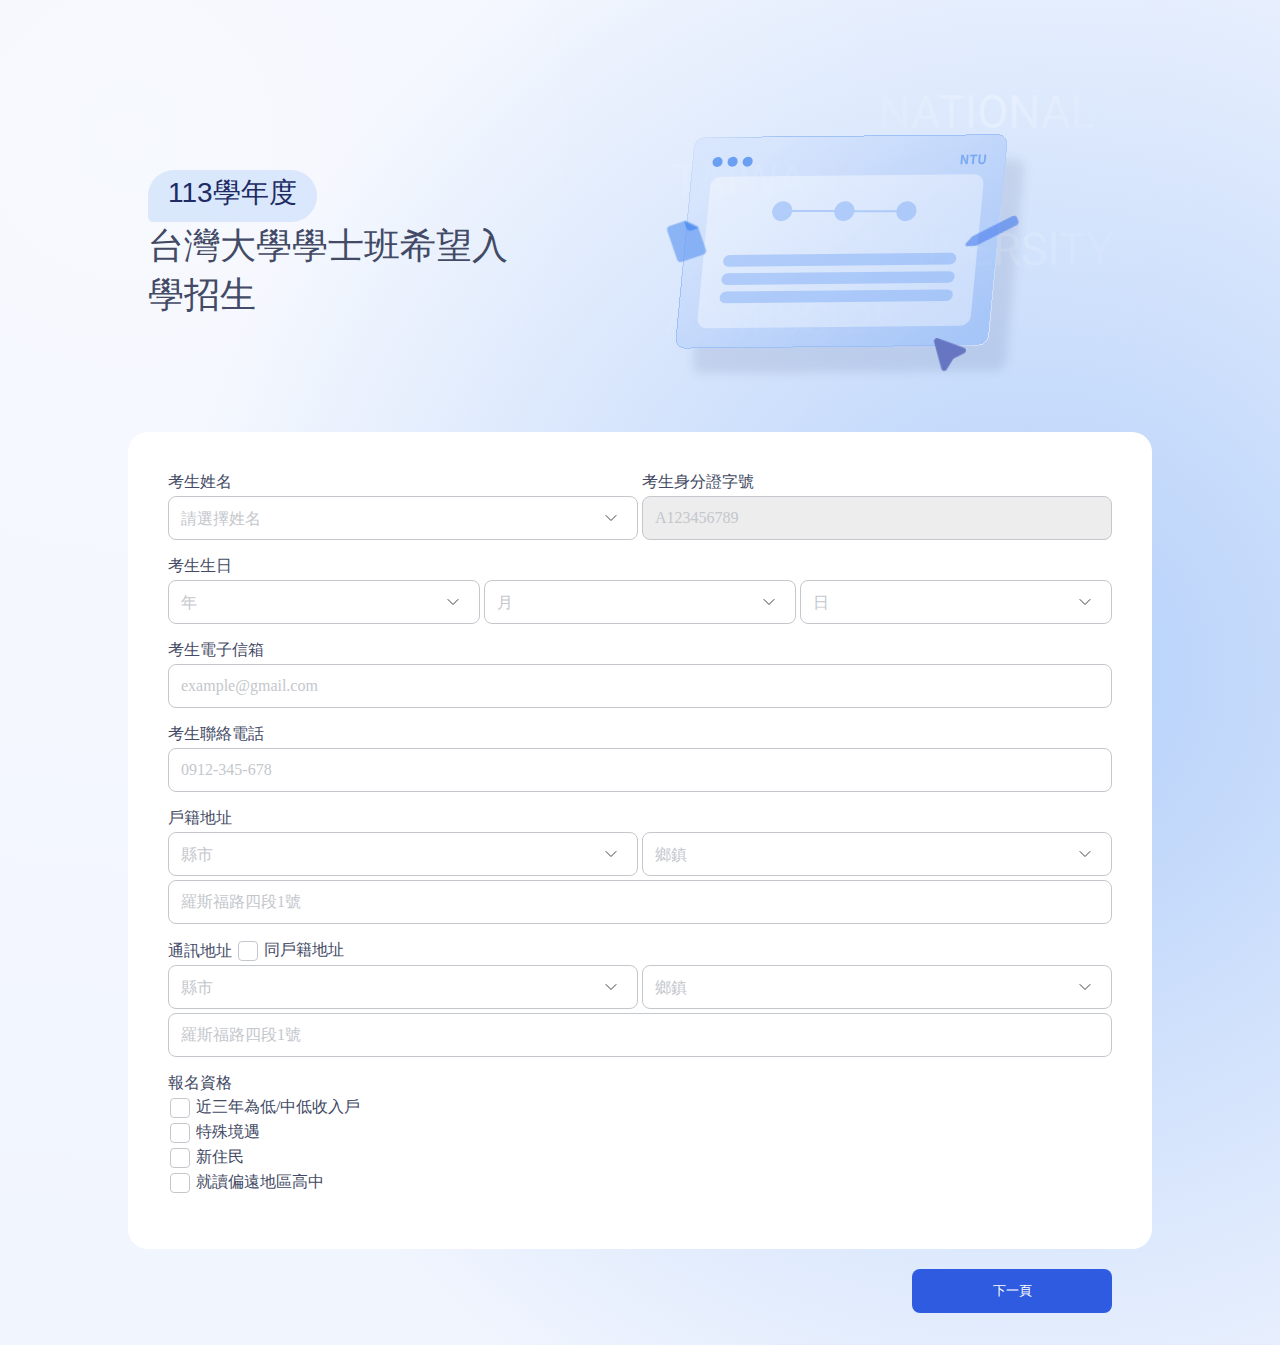
<file: index.html>
<!DOCTYPE html>
<html lang="en">
<head>
    <meta charset="UTF-8">
    <meta name="viewport" content="width=device-width, initial-scale=1.0">
    <link rel="stylesheet" href="./css/main.css">
    <title>台灣大學學士班希望入學招生</title>
</head>
<body>
    <section class="cover_content">
        <div class="cover_title_wrapper">
            <div class="sem_tag">113學年度</div>
            <div class="title">台灣大學<span class="title_highlight">學士班希望入學</span>招生</div>
        </div>
        <div class="cover_img">
            <div class="img_cursor"></div>
            <div class="img_pen"></div>
            <div class="img_file"></div>
        </div>
    </section>
    <form id="applyForm">
        <!-- register form -->
        <section class="form_container">
            <div class="mb-16 field_flex">
                <div class="dropdown-wrapper">
                    <span class="label">考生姓名</span>
                    <div class="dropdown-box" tabindex="0">
                        <div class="selected-option">請選擇姓名</div>
                        <ul class="dropdown-menu">
                            <li data-value="chen">陳大文
                                <span class="check-icon" aria-hidden="true"></span>
                            </li>
                            <li data-value="chang">李小美
                                <span class="check-icon" aria-hidden="true"></span>
                            </li>
                        </ul>
                    </div>
                </div>
                <div class="input-wrapper">
                    <span class="label">考生身分證字號</span>
                    <div>
                        <div class="input-box">
                            <input type="text" id="id_number" name="id_number" placeholder="A123456789" pattern="[A-Za-z][0-9]{9}" disabled required>
                        </div>
                    </div>
                </div>
            </div>
            <div class="mb-16 birthday-section">
                <span class="label">考生生日</span>
                <div class="field_flex">
                    <div class="dropdown-wrapper">
                        <div class="dropdown-box" data-type="year" tabindex="0">
                            <div class="selected-option">年</div>
                            <ul class="dropdown-menu"></ul>
                        </div>
                    </div>
                    <div class="dropdown-wrapper">
                        <div class="dropdown-box" data-type="month" tabindex="0">
                            <div class="selected-option">月</div>
                            <ul class="dropdown-menu"></ul>
                        </div>
                    </div>
                    <div class="dropdown-wrapper">
                        <div class="dropdown-box" data-type="day" tabindex="0">
                            <div class="selected-option">日</div>
                            <ul class="dropdown-menu"></ul>
                        </div>
                    </div>
                </div>
            </div>
            <div class="mb-16">
                <span class="label">考生電子信箱</span>
                <div class="input-wrapper">
                    <div class="input-box">
                        <input type="email" id="email" name="email" placeholder="example@gmail.com" required
                            pattern="[a-z0-9._%+-]+@[a-z0-9.-]+\.[a-z]{2,}$" />
                    </div>
                </div>
            </div>
            <div class="mb-16">
                <span class="label">考生聯絡電話</span>
                <div class="input-wrapper">
                    <div class="input-box">
                        <input type="tel" inputmode="numeric" name="phone" id="phone" placeholder="0912-345-678" required>
                    </div>
                </div>
            </div>
            <div class="mb-16">
                <span class="label">戶籍地址</span>
                <div class="field_flex mb-4">
                    <div class="dropdown-wrapper">
                        <div class="dropdown-box" tabindex="0">
                            <div class="selected-option">縣市</div>
                            <ul class="dropdown-menu">
                                <li data-value="chen">陳大文
                                    <span class="check-icon" aria-hidden="true"></span>
                                </li>
                                <li data-value="chang">李小美
                                    <span class="check-icon" aria-hidden="true"></span>
                                </li>
                            </ul>
                        </div>
                    </div>
                    <div class="dropdown-wrapper">
                        <div class="dropdown-box" tabindex="0">
                            <div class="selected-option">鄉鎮</div>
                            <ul class="dropdown-menu">
                                <li data-value="chen">陳大文
                                    <span class="check-icon" aria-hidden="true"></span>
                                </li>
                                <li data-value="chang">李小美
                                    <span class="check-icon" aria-hidden="true"></span>
                                </li>
                            </ul>
                        </div>
                    </div>
                </div>
                <div class="input-wrapper">
                    <div class="input-box">
                        <input type="text" name="address"placeholder="羅斯福路四段1號" required>
                    </div>
                    <!-- <p class="error-message">{不可包含特殊符號（例如：#、%、& 等）}</p> -->
                </div>
            </div>
            <div id='contact-address' class="mb-16" data-disabled="ture">
                <div class="field_flex">
                    <span class="label">通訊地址</span>
                    <div class="custom-checkbox">
                        <input type="checkbox" id="opt-contract">
                        <label for="opt-contract">同戶籍地址</label>
                    </div>
                </div>
                <div class="field_flex mb-4">
                    <div class="dropdown-wrapper">
                        <div class="dropdown-box" data-type="district" tabindex="0">
                            <div class="selected-option">縣市</div>
                            <ul class="dropdown-menu">
                                <li data-value="chen">陳大文
                                    <span class="check-icon" aria-hidden="true"></span>
                                </li>
                                <li data-value="chang">李小美
                                    <span class="check-icon" aria-hidden="true"></span>
                                </li>
                            </ul>
                        </div>
                    </div>
                    <div class="dropdown-wrapper">
                        <div class="dropdown-box" data-type="district" tabindex="0">
                            <div class="selected-option">鄉鎮</div>
                            <ul class="dropdown-menu">
                                <li data-value="chen">陳大文
                                    <span class="check-icon" aria-hidden="true"></span>
                                </li>
                                <li data-value="chang">李小美
                                    <span class="check-icon" aria-hidden="true"></span>
                                </li>
                            </ul>
                        </div>
                    </div>
                </div>
                <div class="input-wrapper mb-4">
                    <div class="input-box">
                        <input type="text" placeholder="羅斯福路四段1號" required>
                    </div>
                    <p class="error-message">{不可包含特殊符號（例如：#、%、& 等）}</p>
                </div>
            </div>
            <div class="mb-16">
                <span class="label">報名資格</span>
                <div class="cond">
                    <div class="custom-checkbox">
                        <input type="checkbox" id="opt-lowincome">
                        <label for="opt-lowincome">近三年為低/中低收入戶</label>
                    </div>
                    <div class="checkbox_conditional ml-24">
                        <div class="conditional_flex">
                            <div class="dropdown-wrapper">
                                <span class="label">110年</span>
                                <div class="dropdown-box" tabindex="0">
                                    <div class="selected-option">請選擇國籍</div>
                                    <ul class="dropdown-menu">
                                        <li data-value="chen">陳大文
                                            <span class="check-icon" aria-hidden="true"></span>
                                        </li>
                                        <li data-value="chang">李小美
                                            <span class="check-icon" aria-hidden="true"></span>
                                        </li>
                                    </ul>
                                </div>
                            </div>
                            <div class="dropdown-wrapper">
                                <span class="label">111年</span>
                                <div class="dropdown-box" tabindex="0">
                                    <div class="selected-option">請選擇國籍</div>
                                    <ul class="dropdown-menu">
                                        <li data-value="chen">陳大文
                                            <span class="check-icon" aria-hidden="true"></span>
                                        </li>
                                        <li data-value="chang">李小美
                                            <span class="check-icon" aria-hidden="true"></span>
                                        </li>
                                    </ul>
                                </div>
                            </div>
                            <div class="dropdown-wrapper">
                                <span class="label">112年</span>
                                <div class="dropdown-box" tabindex="0">
                                    <div class="selected-option">請選擇國籍</div>
                                    <ul class="dropdown-menu">
                                        <li data-value="chen">陳大文
                                            <span class="check-icon" aria-hidden="true"></span>
                                        </li>
                                        <li data-value="chang">李小美
                                            <span class="check-icon" aria-hidden="true"></span>
                                        </li>
                                    </ul>
                                </div>
                            </div>
                        </div>
                    </div>
                </div>
                <!-- 特殊境遇 -->
                <div class="custom-checkbox">
                    <input type="checkbox" id="opt-special">
                    <label for="opt-special">特殊境遇</label>
                </div>
                <!-- 新住民 -->
                <div class="cond">
                    <div class="custom-checkbox">
                        <input type="checkbox" id="opt-newcomer">
                        <label for="opt-newcomer">新住民</label>
                    </div>
                    <div class="checkbox_conditional ml-24">
                        <div class="conditional_flex mb-4">
                            <div class="input-wrapper">
                                <span class="label">新住民父母/監護人姓名1</span>
                                <div>
                                    <div class="input-box">
                                        <input type="tel" inputmode="numeric" id="phone" name="id_number"
                                            placeholder="0912-345-678" pattern="[0-9]{3}-[0-9]{2}-[0-9]{3}" required>
                                    </div>
                                    <p class="error-message">{不可包含特殊符號（例如：#、%、& 等）}</p>
                                </div>
                            </div>
                            <div class="dropdown-wrapper">
                                <span class="label">國籍</span>
                                <div class="dropdown-box" tabindex="0">
                                    <div class="selected-option">請選擇國籍</div>
                                    <ul class="dropdown-menu">
                                        <li data-value="chen">陳大文
                                            <span class="check-icon" aria-hidden="true"></span>
                                        </li>
                                        <li data-value="chang">李小美
                                            <span class="check-icon" aria-hidden="true"></span>
                                        </li>
                                    </ul>
                                </div>
                            </div>
                        </div>
                        <div class="conditional_flex">
                            <div class="input-wrapper">
                                <span class="label">新住民父母/監護人姓名2</span>
                                <div>
                                    <div class="input-box">
                                        <input type="tel" inputmode="numeric" id="phone" name="id_number"
                                            placeholder="0912-345-678" pattern="[0-9]{3}-[0-9]{2}-[0-9]{3}" required>
                                    </div>
                                    <p class="error-message">{不可包含特殊符號（例如：#、%、& 等）}</p>
                                </div>
                            </div>
                            <div class="dropdown-wrapper">
                                <span class="label">國籍</span>
                                <div class="dropdown-box" tabindex="0">
                                    <div class="selected-option">請選擇國籍</div>
                                    <ul class="dropdown-menu">
                                        <li data-value="chen">陳大文
                                            <span class="check-icon" aria-hidden="true"></span>
                                        </li>
                                        <li data-value="chang">李小美
                                            <span class="check-icon" aria-hidden="true"></span>
                                        </li>
                                    </ul>
                                </div>
                            </div>
                        </div>
                    </div>
                </div>
                <!-- 就讀偏遠地區高中 -->
                <div class="cond">
                    <div class="custom-checkbox">
                        <input type="checkbox" id="opt-farschool">
                        <label for="opt-farschool">就讀偏遠地區高中</label>
                    </div>
                    <div class="radio_conditional ml-24">
                        <div class="custom-radio">
                            <input type="radio" id="opt-suburban" name="farschool">
                            <label for="opt-suburban">就讀偏鄉地區學校</label>
                        </div>
                        <div class="custom-radio">
                            <input type="radio" id="opt-rural" name="farschool">
                            <label for="opt-rural">非山非市學校</label>
                        </div>
                    </div>    
                </div>
        </section>
        <!-- button -->
        <section class="btn_container">
            <button class="next_btn" onclick="location.href='./form-step2-upload.html'">下一頁</button>
        </section>
    </form>
    <script src="./js/libs/jquery-3.7.1.min.js"></script>
    <script src="./js/libs/jquery.validate.min.js"></script>
    <script src="./js/libs/additional-methods.min.js"></script>
    <script src="./js/libs/gsap.min.js"></script>
    <script src="./js/script.js"></script>
</body>
</html>
</file>
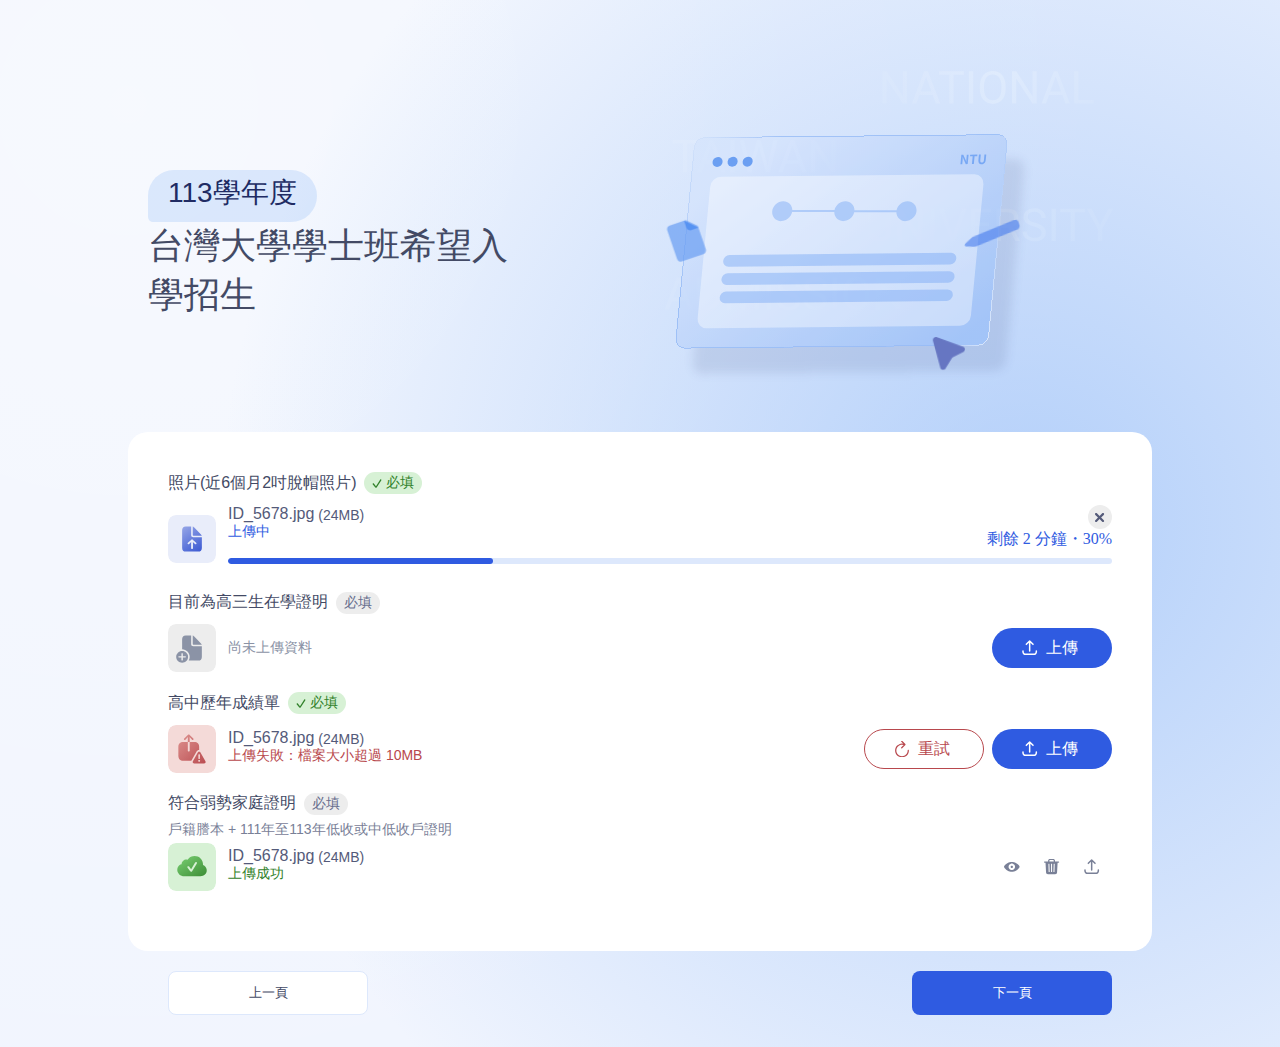
<file: form-step2-upload.html>
<!DOCTYPE html>
<html lang="en">
<head>
    <meta charset="UTF-8">
    <meta name="viewport" content="width=device-width, initial-scale=1.0">
    <link rel="stylesheet" href="./css/main.css">
    <title>台灣大學學士班希望入學招生</title>
</head>
<body>
    <section class="cover_content">
        <div class="cover_title_wrapper">
            <div class="sem_tag">113學年度</div>
            <div class="title">台灣大學<span class="title_highlight">學士班希望入學</span>招生</div>
        </div>
        <div class="cover_img">
            <div class="img_cursor"></div>
            <div class="img_pen"></div>
            <div class="img_file"></div>
        </div>
    </section>
    <!-- register form -->
    <section class="form_container label_wrapper">
        <span class="label_txt">照片(近6個月2吋脫帽照片)</span>
        <span class="req_tag" data-check="true">必填</span>
        <div class="upload-state" data-status="uploading">
            <div class="upload-img"></div>
            <div class="upload_test">
                <div class="upload_info">
                    <div class="file-state_wrapper">
                        <div class="file-title">
                            <div class="file-name">ID_5678.jpg</div>
                            <span class="file-size">(24MB)</span>
                        </div>
                        <div class="state-text"></div>
                    </div>
                    <!-- uploading btn -->
                    <div class="btn-uploading-wrapper">
                        <button class="btn-progress-cancel"></button>
                        <div class="progress-info"></div>
                    </div>
                    <!-- error btn -->
                    <div class="btn-error-wrapper">
                        <button class="btn-retry">重試</button>
                        <button class="btn-upload">上傳</button>
                    </div>
                    <!-- success btn -->
                    <div class="btn-success-wrapper">
                        <button class="btn_success-review"></button>
                        <button class="btn_success-delete btn_delte"></button>
                        <button class="btn_success-upload"></button>
                    </div>
                    <!-- idle btn -->
                    <div class="btn-idle-wrapper">
                        <button class="btn-upload">上傳</button>
                    </div>
                </div>
                <!-- progress -->
                <div class="progress">
                    <div class="progress-fill"></div>
                </div>
            </div>
        </div>
        <div class="label_wrapper">
            <span class="label_txt">目前為高三生在學證明</span>
            <span class="req_tag">必填</span>
        </div>
        <div class="upload-state" data-status="idle">
            <div class="upload-img"></div>
            <div class="upload_test">
                <div class="upload_info">
                    <div class="file-state_wrapper">
                        <div class="file-title">
                            <div class="file-name">ID_5678.jpg</div>
                            <span class="file-size">(24MB)</span>
                        </div>
                        <div class="state-text"></div>
                    </div>
                    <!-- uploading btn -->
                    <div class="btn-uploading-wrapper">
                        <button class="btn-progress-cancel"></button>
                        <div class="progress-info"></div>
                    </div>
                    <!-- error btn -->
                    <div class="btn-error-wrapper">
                        <button class="btn-retry">重試</button>
                        <button class="btn-upload">上傳</button>
                    </div>
                    <!-- success btn -->
                    <div class="btn-success-wrapper">
                        <button class="btn_success-review"></button>
                        <button class="btn_success-delete btn_delte"></button>
                        <button class="btn_success-upload"></button>
                    </div>
                    <!-- idle btn -->
                    <div class="btn-idle-wrapper">
                        <button class="btn-upload">上傳</button>
                    </div>
                </div>
                <!-- progress -->
                <div class="progress">
                    <div class="progress-fill"></div>
                </div>
            </div>
        </div>
        <div class="label_wrapper">
            <span class="label_txt">高中歷年成績單</span>
            <span class="req_tag" data-check="true">必填</span>
        </div>
        <div class="upload-state" data-status="error">
            <div class="upload-img"></div>
            <div class="upload_test">
                <div class="upload_info">
                    <div class="file-state_wrapper">
                        <div class="file-title">
                            <div class="file-name">ID_5678.jpg</div>
                            <span class="file-size">(24MB)</span>
                        </div>
                        <div class="state-text"></div>
                    </div>
                    <!-- uploading btn -->
                    <div class="btn-uploading-wrapper">
                        <div class="progress-info"></div>
                    </div>
                    <!-- error btn -->
                    <div class="btn-error-wrapper">
                        <button class="btn-retry">重試</button>
                        <button class="btn-upload">上傳</button>
                    </div>
                    <!-- success btn -->
                    <div class="btn-success-wrapper">
                        <button class="btn_success-review"></button>
                        <button class="btn_success-delete btn_delte"></button>
                        <button class="btn_success-upload"></button>
                    </div>
                    <!-- idle btn -->
                    <div class="btn-idle-wrapper">
                        <button class="btn-upload">上傳</button>
                    </div>
                </div>
                <!-- progress -->
                <div class="progress">
                    <div class="progress-fill"></div>
                </div>
            </div>
        </div>
        <div class="label_wrapper" data-supportxt="true">
            <span class="label_txt">符合弱勢家庭證明</span>
            <span class="req_tag">必填</span>
            <div class="supportxt">戶籍謄本 + 111年至113年低收或中低收戶證明</div>
        </div>
        <div class="upload-state" data-status="success">
            <div class="upload-img"></div>
            <div class="upload_test">
                <div class="upload_info">
                    <div class="file-state_wrapper">
                        <div class="file-title">
                            <div class="file-name">ID_5678.jpg</div>
                            <span class="file-size">(24MB)</span>
                        </div>
                        <div class="state-text"></div>
                    </div>
                    <!-- uploading btn -->
                    <div class="btn-uploading-wrapper">
                        <div class="progress-info"></div>
                    </div>
                    <!-- error btn -->
                    <div class="btn-error-wrapper">
                        <button class="btn-retry">重試</button>
                        <button class="btn-upload">上傳</button>
                    </div>
                    <!-- success btn -->
                    <div class="btn-success-wrapper">
                        <button class="btn_success-review"></button>
                        <button class="btn_success-delete btn_delte"></button>
                        <button class="btn_success-upload"></button>
                    </div>
                    <!-- idle btn -->
                    <div class="btn-idle-wrapper">
                        <button class="btn-upload" disabled>上傳</button>
                    </div>
                </div>
                <!-- progress -->
                <div class="progress">
                    <div class="progress-fill"></div>
                </div>
            </div>
        </div>
    </section>
    <section class="btn_container">
        <button class="next_btn" onclick="location.href='./form-step3-confirm.html'">下一頁</button>
        <button class="upper_btn" onclick="location.href='./index.html'">上一頁</button>
    </section>
    <script src="./js/libs/jquery-3.7.1.min.js"></script>
    <script src="./js/libs/jquery.validate.min.js"></script>
    <script src="./js/libs/additional-methods.min.js"></script>
    <script src="./js/libs/gsap.min.js"></script>
    <script src="./js/script.js"></script>
</body>
</html>
</file>
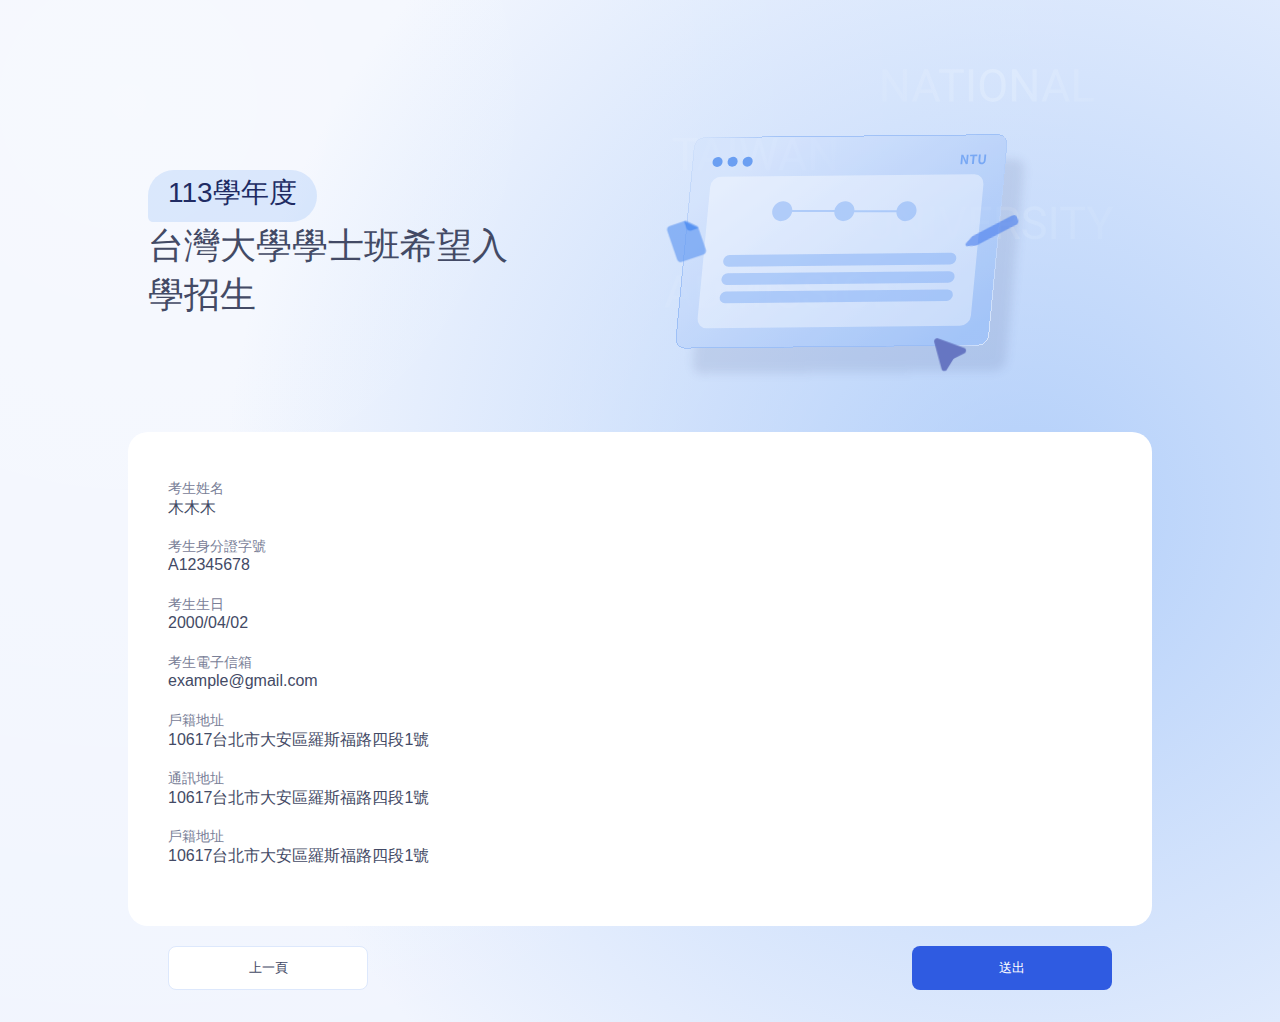
<file: form-step3-confirm.html>
<!DOCTYPE html>
<html lang="en">
<head>
    <meta charset="UTF-8">
    <meta name="viewport" content="width=device-width, initial-scale=1.0">
    <link rel="stylesheet" href="./css/main.css">
    <title>台灣大學學士班希望入學招生</title>
</head>
<body>
    <section class="cover_content">
        <div class="cover_title_wrapper">
            <div class="sem_tag">113學年度</div>
            <div class="title">台灣大學<span class="title_highlight">學士班希望入學</span>招生</div>
        </div>
        <div class="cover_img">
            <div class="img_cursor"></div>
            <div class="img_pen"></div>
            <div class="img_file"></div>
        </div>
    </section>
    <!-- register form -->
    <section class="form_container">
        <div class="confirm_label_wrapper mb-16" data-edit="false">
            <div class="confirm_label_flex">
                <div class="confirm_label">考生姓名</div>
                <div class="label">木木木</div>
            </div>
            <button class="edit_btn">編輯</button>
        </div>
        <div class="confirm_label_wrapper mb-16" data-edit="false">
            <div class="confirm_label_flex">
                <div class="confirm_label">考生身分證字號</div>
                <div class="label">A12345678</div>
            </div>
            <button class="edit_btn">編輯</button>
        </div>
        <div class="confirm_label_wrapper mb-16" data-edit="true">
            <div class="confirm_label_flex">
                <div class="confirm_label">考生生日</div>
                <div class="label">2000/04/02</div>
            </div>
            <button class="edit_btn">編輯</button>
        </div>
        <div class="confirm_label_wrapper mb-16" data-edit="true">
            <div class="confirm_label_flex">
                <div class="confirm_label">考生電子信箱</div>
                <div class="label">example@gmail.com</div>
            </div>
            <button class="edit_btn">編輯</button>
        </div>
        <div class="confirm_label_wrapper mb-16" data-edit="true">
            <div class="confirm_label_flex">
                <div class="confirm_label">戶籍地址</div>
                <div class="label">10617台北市大安區羅斯福路四段1號</div>
            </div>
            <button class="edit_btn">編輯</button>
        </div>
        <div class="confirm_label_wrapper mb-16" data-edit="true">
            <div class="confirm_label_flex">
                <div class="confirm_label">通訊地址</div>
                <div class="label">10617台北市大安區羅斯福路四段1號</div>
            </div>
            <button class="edit_btn">編輯</button>
        </div>
        <div class="confirm_label_wrapper mb-16" data-edit="true">
            <div class="confirm_label_flex">
                <div class="confirm_label">戶籍地址</div>
                <div class="label">10617台北市大安區羅斯福路四段1號</div>
            </div>
            <button class="edit_btn">編輯</button>
        </div>
    </section>
    <section class="btn_container">
        <button class="next_btn" onclick="">送出</button>
        <button class="upper_btn" onclick="location.href='./form-step2-upload.html'">上一頁</button>
    </section>
    <script src="./js/libs/jquery-3.7.1.min.js"></script>
    <script src="./js/libs/jquery.validate.min.js"></script>
    <script src="./js/libs/additional-methods.min.js"></script>
    <script src="./js/libs/gsap.min.js"></script>
    <script src="./js/script.js"></script>
</body>
</html>
</file>
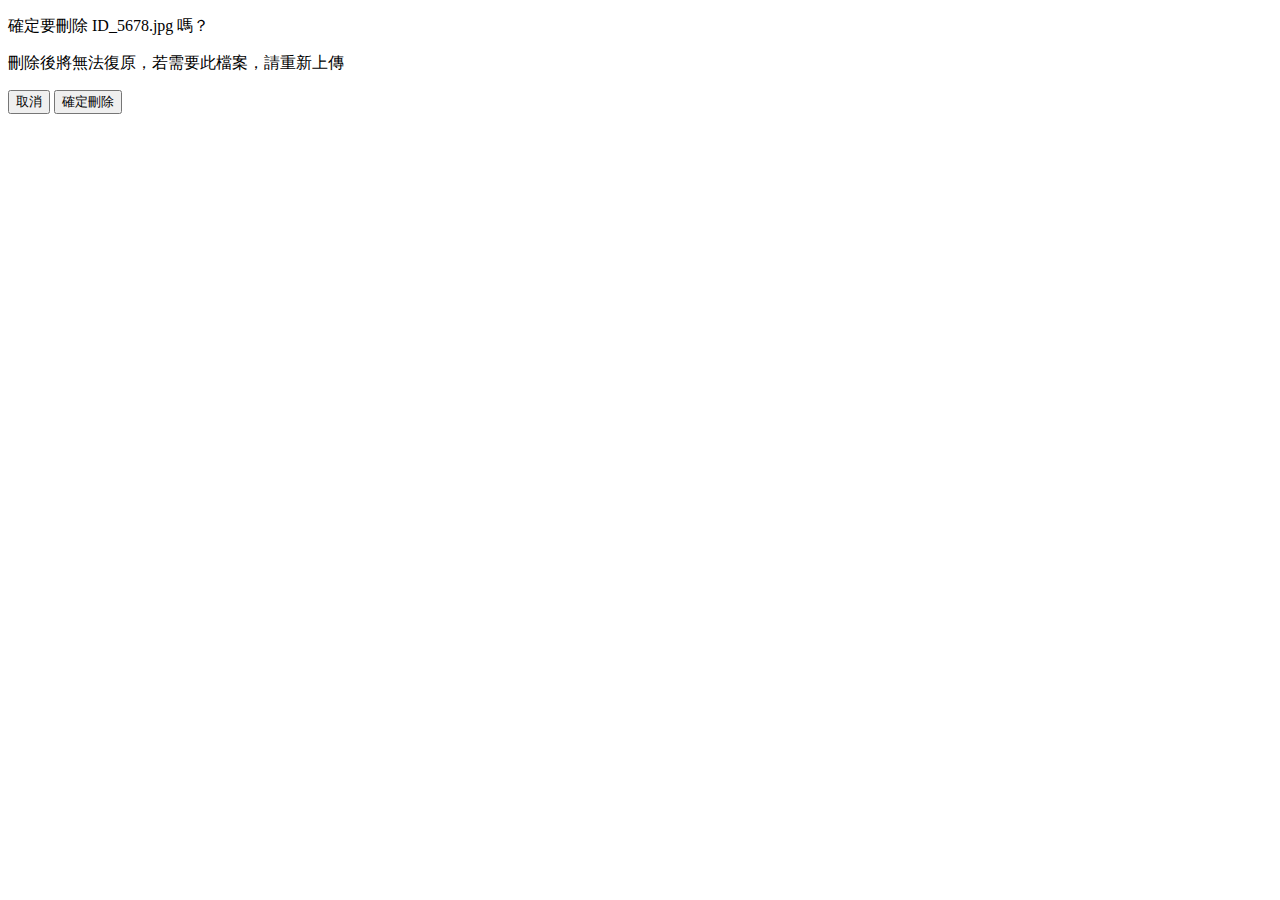
<file: modal.html>
<!DOCTYPE html>
<html lang="en">
<head>
    <meta charset="UTF-8">
    <meta name="viewport" content="width=device-width, initial-scale=1.0">
</head>
<body>
    <div class="modal-overlay" aria-hidden="true"></div>
    <div class="modal" aria-hidden="true">
        <div class="modal-content">
            <div class="modal_img_wrapper">
                <div class="gif_trashbin"></div>
                <div class="img_outer_trashball"></div>
                <span class="close"></span>
            </div>
            <div class="modal_info_wrapper">
                <p class="title">確定要刪除 ID_5678.jpg 嗎？</p>
                <p class="content">刪除後將無法復原，若需要此檔案，請重新上傳</p>
            </div>
            <div class="modal_btn-wrapper">
                <button class="btn-cancel" data-action="cancel">取消</button>
                <button class="btn-delete" data-action="confirm">確定刪除</button>
            </div>
        </div>
    </div>
</body>
</html>
</file>
<file: css/main.css>
*{margin:0;padding:0;box-sizing:border-box;transition:all .3s ease-in-out}* *::before,* *::after{box-sizing:inherit}ul,ol{list-style:none}html,body{width:100%;height:100%;font-family:"Noto Sans TC","Roboto";height:auto;overflow-x:hidden;gap:36px}img{max-height:auto;display:block}button{border:none;background:none;cursor:pointer}a{text-decoration:none;color:inherit}input,select{box-sizing:border-box;font:inherit}img{max-height:auto;display:block}.mb-4{margin-bottom:4px}.mb-16{margin-bottom:16px}.ml-24{margin-left:24px}.pl-24{padding-left:24px}.pl-16{padding-left:16px}.label{display:inline-block;align-items:center;font-family:"Roboto","Noto Sans TC",sans-serif;font-weight:500;font-size:16px;height:24px}@media(max-width: 600px){.label{font-family:"Roboto","Noto Sans TC",sans-serif;font-weight:400;font-size:14px}}.label_wrapper .label_txt{display:inline-block;font-family:"Roboto","Noto Sans TC",sans-serif;font-weight:500;font-size:16px;height:24px;margin-bottom:4px}.label_wrapper .supportxt{display:none;font-family:"Roboto","Noto Sans TC",sans-serif;font-weight:400;font-size:14px}.label_wrapper[data-supportxt=true] .supportxt{color:#798097;display:block}.confirm_label_wrapper{display:flex;justify-content:space-between;align-items:center;margin:8px 0}.confirm_label_wrapper .confirm_label_flex{display:inline}.confirm_label_wrapper .confirm_label_flex .confirm_label{font-family:"Roboto","Noto Sans TC",sans-serif;font-weight:400;font-size:14px;align-items:center;color:#798097}.confirm_label_wrapper .confirm_label_flex[data-edit=true] .edit_btn{display:block}.input-wrapper{flex:1}.input-wrapper .input-box{position:relative}.input-wrapper .input-box input[type=text],.input-wrapper .input-box input[type=email],.input-wrapper .input-box input[type=password],.input-wrapper .input-box input[type=number],.input-wrapper .input-box input[type=tel]{border:1px solid #c4c7cc;-webkit-appearance:none;-moz-appearance:none;appearance:none;width:100%;height:44px;border-radius:8px;padding:4px 12px;color:#434a65;background-color:#fff;cursor:text}.input-wrapper .input-box input[type=text]::-moz-placeholder, .input-wrapper .input-box input[type=email]::-moz-placeholder, .input-wrapper .input-box input[type=password]::-moz-placeholder, .input-wrapper .input-box input[type=number]::-moz-placeholder, .input-wrapper .input-box input[type=tel]::-moz-placeholder{color:#c4c7cc}.input-wrapper .input-box input[type=text]::placeholder,.input-wrapper .input-box input[type=email]::placeholder,.input-wrapper .input-box input[type=password]::placeholder,.input-wrapper .input-box input[type=number]::placeholder,.input-wrapper .input-box input[type=tel]::placeholder{color:#c4c7cc}.input-wrapper .input-box input[type=text]:hover,.input-wrapper .input-box input[type=email]:hover,.input-wrapper .input-box input[type=password]:hover,.input-wrapper .input-box input[type=number]:hover,.input-wrapper .input-box input[type=tel]:hover{background-color:rgba(221,232,252,.2);border-color:#2f5be1}.input-wrapper .input-box input[type=text]:focus,.input-wrapper .input-box input[type=email]:focus,.input-wrapper .input-box input[type=password]:focus,.input-wrapper .input-box input[type=number]:focus,.input-wrapper .input-box input[type=tel]:focus{border:1px solid #4579ec;outline:none;box-shadow:0 0 0 4px rgba(221,232,252,.8);background-color:#fff}.input-wrapper .input-box input[type=text]:disabled,.input-wrapper .input-box input[type=email]:disabled,.input-wrapper .input-box input[type=password]:disabled,.input-wrapper .input-box input[type=number]:disabled,.input-wrapper .input-box input[type=tel]:disabled{border-color:#c4c7cc;box-shadow:none;background:#ededed;color:#8b93a6;cursor:not-allowed}.input-wrapper .input-box input.error{border:1px solid #b8484d;background-color:rgba(184,72,77,.05)}.input-wrapper .input-box input.error .input-icon{display:block}.input-wrapper .input-box::after{content:"";position:absolute;top:50%;right:16px;transform:translateY(-50%);width:20px;height:20px;pointer-events:none;background:url("../img/icon-alert.svg") no-repeat center;background-size:contain;display:none}@media(max-width: 600px){.input-wrapper{font-family:"Roboto","Noto Sans TC",sans-serif;font-weight:400;font-size:14px}.input-wrapper .input-box{height:40px}.input-wrapper .input-box input[type=text],.input-wrapper .input-box input[type=email],.input-wrapper .input-box input[type=password],.input-wrapper .input-box input[type=number],.input-wrapper .input-box input[type=tel]{height:40px}}#contact-address[data-disabled=true] .input-box input:disabled{background-color:#ededed;color:#8b93a6;cursor:not-allowed;border-color:#c4c7cc;box-shadow:none}.error-message{font-size:14px;margin:4px 0 0 8px;color:#b8484d;display:none}.input-box.error+.error-message{display:block}.custom-checkbox{position:relative;display:flex;align-items:center;margin-bottom:4px}@media(max-width: 600px){.custom-checkbox{font-family:"Roboto","Noto Sans TC",sans-serif;font-weight:400;font-size:14px}}.custom-checkbox input[type=checkbox]{opacity:0;position:absolute}.custom-checkbox label{display:flex;align-items:center;cursor:pointer;padding-left:28px;min-height:20px;color:#434a65}.custom-checkbox label:hover{color:#2f5be1}.custom-checkbox label:before{content:"";position:absolute;left:2px;width:20px;height:20px;border:1px solid #c4c7cc;border-radius:4px;background-color:#fff;transition:all .2s ease}.custom-checkbox input[type=checkbox]:checked+label:before{background-color:#2f5be1;border-color:#2f5be1}.custom-checkbox input[type=checkbox]:checked+label:after{content:"";background:url(../img/icon_checkbox.svg) no-repeat center;width:16px;height:16px;position:absolute;left:4px;top:4px;color:#fff}.custom-checkbox input[type=checkbox]:focus-visible+label,.custom-checkbox input[type=checkbox]:checked+label{color:#2f5be1}.custom-checkbox input[type=checkbox]:checked:active+label:before{background-color:#253ba8;border-color:#253ba8}.custom-checkbox input[type=checkbox]:not(:checked)+label:hover:before{border-color:#2f5be1;background-color:rgba(221,232,252,.4)}.custom-checkbox input[type=checkbox]:not(:checked):active+label:before{border-color:#253ba8;background:#253ba8}.custom-checkbox input[type=checkbox]:focus+label:before{box-shadow:0 0 0 3px #dde8fc}.custom-checkbox input[type=checkbox]:disabled+label{cursor:not-allowed;color:#a5abb5}.custom-checkbox input[type=checkbox]:disabled+label:before{background-color:#ededed;border-color:#c4c7cc}.custom-checkbox input[type=checkbox]:disabled+label:hover:before,.custom-checkbox input[type=checkbox]:disabled+label:active:before{background-color:#ededed;border-color:#c4c7cc}.checkbox_conditional{background-color:rgba(221,232,252,.2);border:1px solid #c2d7fb;border-radius:8px;padding:6px;display:none}.checkbox_conditional .conditional_flex{display:flex;flex-direction:row;width:100%;gap:4px;height:auto;align-items:flex-end}@media(max-width: 600px){.checkbox_conditional .conditional_flex{flex-direction:column;align-items:stretch;width:100%}}.cond:has(input:checked) .checkbox_conditional{display:block}.radio-wrapper{flex:1}.radio-wrapper .radio-box{position:relative;display:flex;align-items:center;margin-bottom:4px}.custom-radio{position:relative;display:flex;align-items:center;margin-bottom:4px}.custom-radio input[type=radio]{opacity:0;position:absolute}.custom-radio label{display:flex;align-items:center;cursor:pointer;padding-left:28px;min-height:20px;color:#434a65}.custom-radio label:hover{color:#2f5be1}.custom-radio label:before{content:"";position:absolute;left:2px;width:20px;height:20px;border:1px solid #c4c7cc;border-radius:50%;background-color:#fff;transition:all .2s ease}@media(max-width: 600px){.custom-radio label{font-family:"Roboto","Noto Sans TC",sans-serif;font-weight:400;font-size:14px}}.custom-radio input[type=radio]:checked+label:before{background-color:#2f5be1;border-color:#2f5be1}.custom-radio input[type=radio]:checked+label:after{content:"";background:url(../img/icon_radio-ellipse.svg) no-repeat center;width:16px;height:16px;position:absolute;left:12px;top:50%;transform:translate(-50%, -50%);color:#fff}.custom-radio input[type=radio]:focus-visible+label,.custom-radio input[type=radio]:checked+label{color:#2f5be1}.custom-radio input[type=radio]:not(:checked)+label:hover:before{border-color:#2f5be1;background-color:rgba(221,232,252,.4)}.custom-radio input[type=radio]:focus+label:before{box-shadow:0 0 0 3px #dde8fc}.custom-radio input[type=radio]:disabled+label{cursor:not-allowed;color:#a5abb5}.custom-radio input[type=radio]:disabled+label:before{background-color:#ededed;border-color:#c4c7cc}.custom-radio input[type=radio]:disabled+label:hover:before,.custom-radio input[type=radio]:disabled+label:active:before{background:#ededed;border-color:#c4c7cc}.radio_conditional{background-color:rgba(221,232,252,.2);border:1px solid #c2d7fb;border-radius:6px;padding:6px;margin-bottom:4px;display:none}.cond:has(input:checked) .radio_conditional{display:block}.dropdown-wrapper{flex:1}.dropdown-wrapper .dropdown-box{position:relative;border:1px solid #c4c7cc;border-radius:8px;cursor:pointer;background:#fff;height:44px}.dropdown-wrapper .dropdown-box:hover{background-color:rgba(221,232,252,.2);border-color:#2f5be1}.dropdown-wrapper .dropdown-box:focus{border:1px solid #2f5be1;outline:none;box-shadow:0 0 0 4px rgba(221,232,252,.8);background-color:#fff}.dropdown-wrapper .dropdown-box::after{content:"";position:absolute;right:16px;top:50%;transform:translateY(-50%);width:20px;height:20px;background:url("../img/arrow_down.svg") no-repeat center;background-size:contain;pointer-events:none}.dropdown-wrapper .dropdown-box .selected-option{padding:4px 12px;color:#c4c7cc;height:44px;display:flex;align-items:center;cursor:pointer}.dropdown-wrapper .dropdown-box .selected-option.filled{color:#434a65}.dropdown-wrapper .dropdown-box .dropdown-menu{display:none;position:absolute;top:100%;left:0;z-index:10;width:100%;background:#fff;border:1px solid #dddee0;border-radius:8px;margin-top:4px;padding:4px 4px 4px 0;max-height:200px;overflow-y:auto;box-shadow:0 2px 8px rgba(0,0,0,.1)}.dropdown-wrapper .dropdown-box .dropdown-menu li{display:flex;align-items:center;justify-content:space-between;padding:10px 12px;margin:0 4px;border-radius:6px;cursor:pointer}.dropdown-wrapper .dropdown-box .dropdown-menu li .check-icon{display:none;font-size:16px;margin-left:8px;color:#2f5be1;width:20px;height:20px;background:url(../img/icon_check-opt.svg) repeat center}.dropdown-wrapper .dropdown-box .dropdown-menu li:hover{background:#f1f5fe}.dropdown-wrapper .dropdown-box .dropdown-menu li.selected{background:#dde8fc;color:#2f5be1}.dropdown-wrapper .dropdown-box .dropdown-menu li.selected .check-icon{display:inline}.dropdown-wrapper .dropdown-box .dropdown-menu li[aria-disabled=true]{color:#ededed;pointer-events:none}.dropdown-wrapper .dropdown-box.open .dropdown-menu{display:block}@media(max-width: 600px){.dropdown-wrapper .dropdown-box{font-family:"Roboto","Noto Sans TC",sans-serif;font-weight:400;font-size:14px;height:40px}.dropdown-wrapper .dropdown-box .selected-option{height:40px}}#contact-address[data-disabled=true] .dropdown-box{pointer-events:none;cursor:not-allowed;background:#ededed;border-color:#c4c7cc}.btn_container{width:80%;display:flex;flex-direction:row-reverse;justify-content:space-between;align-items:center;margin:0 auto;padding:20px 40px 32px 40px}@media(max-width: 1024px){.btn_container{width:100%}}@media(max-width: 600px){.btn_container{width:100%;padding:20px 0 32px 0;gap:12px}}.btn_container .upper_btn{max-width:200px;flex:1;height:44px;border-radius:8px;background:#fff;padding:8px 16px;color:#434a65;border:1px solid #dde8fc;display:flex;align-items:center;justify-content:center}.btn_container .upper_btn:hover{background:rgba(221,232,252,.5);border:1px solid #98bff8}.btn_container .upper_btn:active{background:rgba(194,215,251,.5)}.btn_container .upper_btn:disabled{background:#ededed;color:#a5abb5;cursor:not-allowed}.btn_container .next_btn{max-width:200px;flex:1;height:44px;border-radius:8px;background:#2f5be1;padding:8px 16px;color:#fff;display:flex;align-items:center;justify-content:center}.btn_container .next_btn:hover{background:#2748ce}.btn_container .next_btn:active{background:#253ba8}.btn_container .next_btn:disabled{background:#ededed;color:#a5abb5;cursor:not-allowed}.btn-uploading-wrapper{display:flex;flex-direction:column;justify-content:space-between;align-items:flex-end}.btn-uploading-wrapper .btn-progress-cancel{position:relative;width:24px;height:24px;border-radius:99px;background-color:#ededed}.btn-uploading-wrapper .btn-progress-cancel::after{content:" ";position:absolute;right:7px;top:8px;width:10px;height:10px;background:url(../img/icon_cancel.svg) no-repeat center/contain}.btn-uploading-wrapper .btn-progress-cancel:hover{background-color:#dddee0}.btn-error-wrapper,.btn-idle-wrapper{display:flex;align-items:center;gap:8px}.btn-error-wrapper .btn-retry,.btn-idle-wrapper .btn-retry{min-width:120px;height:40px;border-radius:99rem;padding:8px 16px 8px 12px;display:flex;align-items:center;justify-content:center;font-family:"Roboto","Noto Sans TC",sans-serif;font-weight:400;font-size:16px;border:1px solid #b8484d;color:#b8484d}.btn-error-wrapper .btn-retry::before,.btn-idle-wrapper .btn-retry::before{content:"";width:16px;height:16px;margin:4px 8px 4px 0;display:block;background-color:currentColor;-webkit-mask:url("/img/arrow.clockwise.svg") no-repeat center;mask:url("/img/arrow.clockwise.svg") no-repeat center}@media(max-width: 600px){.btn-error-wrapper .btn-retry,.btn-idle-wrapper .btn-retry{font-family:"Roboto","Noto Sans TC",sans-serif;font-weight:400;font-size:14px;min-width:80px;height:36px;padding:8px 16px}.btn-error-wrapper .btn-retry::before,.btn-idle-wrapper .btn-retry::before{width:0px;height:0px;margin:0;-webkit-mask:url() no-repeat center;mask:url() no-repeat center}}.btn-error-wrapper .btn-retry:hover,.btn-idle-wrapper .btn-retry:hover{background-color:rgba(244,218,216,.5)}.btn-error-wrapper .btn-retry:active,.btn-idle-wrapper .btn-retry:active{background-color:#f4dad8}.btn-error-wrapper .btn-retry:disabled,.btn-idle-wrapper .btn-retry:disabled{background:#ededed;color:#a5abb5;cursor:not-allowed}.btn-error-wrapper .btn-upload,.btn-idle-wrapper .btn-upload{min-width:120px;height:40px;border-radius:99rem;padding:8px 16px 8px 12px;display:flex;align-items:center;justify-content:center;font-family:"Roboto","Noto Sans TC",sans-serif;font-weight:400;font-size:16px;background:#2f5be1;color:#fff}.btn-error-wrapper .btn-upload::before,.btn-idle-wrapper .btn-upload::before{content:"";width:16px;height:16px;margin:4px 8px 4px 0;display:block;background-color:currentColor;-webkit-mask:url("/img/icon_upload.svg") no-repeat center;mask:url("/img/icon_upload.svg") no-repeat center}@media(max-width: 600px){.btn-error-wrapper .btn-upload,.btn-idle-wrapper .btn-upload{font-family:"Roboto","Noto Sans TC",sans-serif;font-weight:400;font-size:14px;min-width:80px;height:36px;padding:8px 16px}.btn-error-wrapper .btn-upload::before,.btn-idle-wrapper .btn-upload::before{width:0px;height:0px;margin:0;-webkit-mask:url() no-repeat center;mask:url() no-repeat center}}.btn-error-wrapper .btn-upload:hover,.btn-idle-wrapper .btn-upload:hover{background-color:#2748ce}.btn-error-wrapper .btn-upload:active,.btn-idle-wrapper .btn-upload:active{background-color:#253ba8}.btn-error-wrapper .btn-upload:disabled,.btn-idle-wrapper .btn-upload:disabled{background:#ededed;color:#a5abb5;cursor:not-allowed}.btn-success-wrapper{display:flex;align-items:center}.btn-success-wrapper .btn_success-review{width:40px;height:40px;aspect-ratio:1/1;border-radius:50%;color:#798097;display:inline-flex;align-items:center;justify-content:center;position:relative}.btn-success-wrapper .btn_success-review:hover{background:#dddee0;color:#545a79}.btn-success-wrapper .btn_success-review::before{content:"";display:block;width:16px;height:16px;background-color:currentColor;-webkit-mask-image:url("../img/icon_review.svg");mask-image:url("../img/icon_review.svg");-webkit-mask-repeat:no-repeat;mask-repeat:no-repeat;-webkit-mask-position:center;mask-position:center;-webkit-mask-size:16px 16px;mask-size:16px 16px}.btn-success-wrapper .btn_success-delete{width:40px;height:40px;aspect-ratio:1/1;border-radius:50%;color:#798097;display:inline-flex;align-items:center;justify-content:center;position:relative}.btn-success-wrapper .btn_success-delete:hover{background:#dddee0;color:#545a79}.btn-success-wrapper .btn_success-delete::before{content:"";display:block;width:16px;height:16px;background-color:currentColor;-webkit-mask-image:url("../img/icon_delete.svg");mask-image:url("../img/icon_delete.svg");-webkit-mask-repeat:no-repeat;mask-repeat:no-repeat;-webkit-mask-position:center;mask-position:center;-webkit-mask-size:16px 16px;mask-size:16px 16px}.btn-success-wrapper .btn_success-upload{width:40px;height:40px;aspect-ratio:1/1;border-radius:50%;color:#798097;display:inline-flex;align-items:center;justify-content:center;position:relative}.btn-success-wrapper .btn_success-upload:hover{background:#dddee0;color:#545a79}.btn-success-wrapper .btn_success-upload::before{content:"";display:block;width:16px;height:16px;background-color:currentColor;-webkit-mask-image:url("../img/icon_upload.svg");mask-image:url("../img/icon_upload.svg");-webkit-mask-repeat:no-repeat;mask-repeat:no-repeat;-webkit-mask-position:center;mask-position:center;-webkit-mask-size:16px 16px;mask-size:16px 16px}.edit_btn{min-width:80px;height:36px;border-radius:99px;padding:6px 16px;align-items:center;justify-content:center;white-space:nowrap;border:1px solid #c4c7cc;background:#fff;color:#434a65;display:none}@media(max-width: 1024px){.edit_btn{font-family:"Roboto","Noto Sans TC",sans-serif;font-weight:400;font-size:14px;height:36px}}@media(max-width: 600px){.edit_btn{font-family:"Roboto","Noto Sans TC",sans-serif;font-weight:400;font-size:14px;height:36px;padding:8px 16px}}.edit_btn:hover{background-color:#ededed}.edit_btn:active{background-color:#dddee0}.edit_btn:disabled{background:#fff;color:#c4c7cc;border:1px solid #c4c7cc;cursor:not-allowed}.req_tag{background:#ededed;color:#686f8d;padding:2px 8px;margin-left:4px;border-radius:99rem;width:-moz-fit-content;width:fit-content;display:inline-flex;align-items:center;font-weight:400;font-size:14px;gap:4px}.req_tag[data-check=true]{background:#d7f1d5;color:#32822b}.req_tag[data-check=true]::before{content:"";width:10px;height:10px;background:url(../img/icon_checkmark.svg) no-repeat center/contain}.req_tag[data-check=alert]{background:#f4dad8;color:#b8484d}.upload-state{display:flex;align-items:center;gap:12px;padding:4px 0;margin-bottom:16px}.upload-state .upload-img{width:48px;height:48px;border-radius:8px;flex-shrink:0}.upload-state .upload_test{flex:1}.upload-state .upload_info{display:flex;justify-content:space-between;gap:4px}.upload-state .upload_info .file-title{display:flex;flex-wrap:wrap;align-items:end;gap:4px}.upload-state .upload_info .file-title .file-name{font-family:"Roboto","Noto Sans TC",sans-serif;font-weight:400;font-size:16px;color:#545a79}.upload-state .upload_info .file-title .file-size{font-family:"Roboto","Noto Sans TC",sans-serif;font-weight:400;font-size:14px;color:#545a79}.upload-state .upload_info .state-text{font-family:"Roboto","Noto Sans TC",sans-serif;font-weight:400;font-size:14px}.upload-state .progress{height:6px;background:#dde8fc;border-radius:99px;overflow:hidden;margin:8px 0;flex:1}.upload-state[data-status=uploading] .upload-img{background:url(../img/img_upload_uploading.svg) center no-repeat}.upload-state[data-status=uploading] .state-text{color:#2f5be1}.upload-state[data-status=uploading] .state-text::before{content:"上傳中"}.upload-state[data-status=uploading] .btn-uploading-wrapper .progress-info{color:#2f5be1}.upload-state[data-status=uploading] .progress{display:block}.upload-state[data-status=uploading] .progress .progress-fill{background:#2f5be1;border-radius:99px;width:0%;height:6px;transition:width .3s ease}.upload-state[data-status=uploading] .btn-error-wrapper,.upload-state[data-status=uploading] .btn-success-wrapper,.upload-state[data-status=uploading] .btn-idle-wrapper{display:none}.upload-state[data-status=success] .upload-img{background:url(../img/img_upload_success.svg) center no-repeat}.upload-state[data-status=success] .state-text{color:#32822b}.upload-state[data-status=success] .state-text::before{content:"上傳成功"}.upload-state[data-status=success] .btn-uploading-wrapper,.upload-state[data-status=success] .btn-error-wrapper,.upload-state[data-status=success] .btn-idle-wrapper{display:none}.upload-state[data-status=success] .progress{display:none}.upload-state[data-status=error] .upload-img{background:url(../img/img_upload_error.svg) center no-repeat}.upload-state[data-status=error] .state-text{color:#b8484d}.upload-state[data-status=error] .state-text::before{content:"上傳失敗：檔案大小超過 10MB"}.upload-state[data-status=error] .btn-uploading-wrapper,.upload-state[data-status=error] .btn-success-wrapper,.upload-state[data-status=error] .btn-idle-wrapper{display:none}.upload-state[data-status=error] .progress{display:none}.upload-state[data-status=idle] .upload-img{background:url(../img/img_upload_idle.svg) center no-repeat}.upload-state[data-status=idle] .upload_info{align-items:center}.upload-state[data-status=idle] .upload_info .file-size,.upload-state[data-status=idle] .upload_info .file-name{display:none;font-family:"Roboto","Noto Sans TC",sans-serif;font-weight:500;font-size:16px;height:24px;color:#686f8d}.upload-state[data-status=idle] .upload_info .state-text{color:#8b93a6;height:auto}.upload-state[data-status=idle] .upload_info .state-text::before{content:"尚未上傳資料"}.upload-state[data-status=idle] .btn-uploading-wrapper,.upload-state[data-status=idle] .btn-error-wrapper,.upload-state[data-status=idle] .btn-success-wrapper{display:none}.upload-state[data-status=idle] .progress{display:none}@media(max-width: 600px){.upload-state{gap:8px}.upload-state .upload-img{width:36px;height:36px}.upload-state .file-name{font-family:"Roboto","Noto Sans TC",sans-serif;font-weight:500;font-size:14px;color:#545a79}}.modal-overlay{position:fixed;top:0;left:0;width:100%;height:100%;background:rgba(52,57,79,.7);opacity:0;visibility:hidden;transition:opacity .3s ease}.modal{display:flex;flex-direction:column;justify-content:flex-end;position:fixed;top:50%;left:50%;transform:translate(-50%, -50%) scale(0.9);border-radius:20px;padding:40px 20px 20px 20px;width:400px;height:250px;opacity:0;visibility:hidden;transition:all .3s ease;z-index:99;background:linear-gradient(to bottom, #C2D7FB 0%, #FFFFFF 40%);background-color:#fff}.modal .gif_trashbin{--gif-url: url("../img/modal_trashbin_gif.gif");background:var(--gif-url) no-repeat center,url(../img/modal_trash_shadow.svg) no-repeat 50% 100%;background-size:90% auto,60% auto;width:240px;position:absolute;aspect-ratio:1/1;top:-62%;left:20%}.modal .gif_trashbin::before{content:"";position:absolute;top:16%;left:19%;width:62%;height:100%;background:url(../img/modal_trashbin_front.png) no-repeat center;background-size:contain}.modal .img_outer_trashball{background:url(../img/modal_outer_trashball.svg) no-repeat center;width:50px;height:50px;position:absolute;top:15%;left:60%}.modal .modal-content{display:flex;flex-direction:column;gap:24px}.modal .modal-content .modal_info_wrapper{display:flex;flex-direction:column;align-items:center;gap:4px}.modal .modal-content .modal_info_wrapper .title{color:#34394f;font-family:"Roboto","Noto Sans TC",sans-serif;font-weight:500;font-size:16px;height:24px}.modal .modal-content .modal_info_wrapper .content{color:#545a79;font-family:"Roboto","Noto Sans TC",sans-serif;font-weight:400;font-size:14px;align-items:center}.modal .modal-content .modal_btn-wrapper{display:flex;justify-content:space-around;gap:12px}.modal .modal-content .modal_btn-wrapper .btn-cancel{min-width:80px;height:36px;border-radius:99px;padding:6px 16px;align-items:center;justify-content:center;white-space:nowrap;flex:1;border:1px solid #c4c7cc;background:#fff;color:#434a65}@media(max-width: 1024px){.modal .modal-content .modal_btn-wrapper .btn-cancel{font-family:"Roboto","Noto Sans TC",sans-serif;font-weight:400;font-size:14px;height:36px}}@media(max-width: 600px){.modal .modal-content .modal_btn-wrapper .btn-cancel{font-family:"Roboto","Noto Sans TC",sans-serif;font-weight:400;font-size:14px;height:36px;padding:8px 16px}}.modal .modal-content .modal_btn-wrapper .btn-cancel:hover{background-color:#ededed}.modal .modal-content .modal_btn-wrapper .btn-cancel:active{background-color:#dddee0}.modal .modal-content .modal_btn-wrapper .btn-cancel:disabled{background:#fff;color:#c4c7cc;border:1px solid #c4c7cc;cursor:not-allowed}.modal .modal-content .modal_btn-wrapper .btn-delete{min-width:80px;height:36px;border-radius:99px;padding:6px 16px;align-items:center;justify-content:center;white-space:nowrap;flex:1;background:rgba(184,72,77,.95);color:#fff}@media(max-width: 1024px){.modal .modal-content .modal_btn-wrapper .btn-delete{font-family:"Roboto","Noto Sans TC",sans-serif;font-weight:400;font-size:14px;height:36px}}@media(max-width: 600px){.modal .modal-content .modal_btn-wrapper .btn-delete{font-family:"Roboto","Noto Sans TC",sans-serif;font-weight:400;font-size:14px;height:36px;padding:8px 16px}}.modal .modal-content .modal_btn-wrapper .btn-delete:hover{background-color:#b8484d}.modal .modal-content .modal_btn-wrapper .btn-delete:active{background-color:#813038}.modal .modal-content .modal_btn-wrapper .btn-delete:disabled{background:#ededed;color:#a5abb5;cursor:not-allowed}.modal-overlay.is-open,.modal.is-open{opacity:1;visibility:visible}.modal.is-open{transform:translate(-50%, -50%) scale(1)}.mb-4{margin-bottom:4px}.mb-16{margin-bottom:16px}.ml-24{margin-left:24px}.pl-24{padding-left:24px}.pl-16{padding-left:16px}body{background:radial-gradient(circle at 80% 50%, rgba(152, 191, 248, 0.7) 0%, transparent 70%),radial-gradient(circle at 10% 10%, rgba(255, 255, 255, 0.4) 0%, transparent 70%),url("../img/bg_subtitle.svg") no-repeat 80% 8%/450px auto;background-color:#f1f5fe}@media(max-width: 1024px){body{background:radial-gradient(circle at 80% 50%, rgba(152, 191, 248, 0.7) 0%, transparent 70%),radial-gradient(circle at 10% 10%, rgba(255, 255, 255, 0.4) 0%, transparent 70%),url("../img/bg_subtitle.svg") no-repeat 100% 5%/350px auto;background-color:#f1f5fe}}@media(max-width: 600px){body{background:radial-gradient(circle at 80% 40%, rgba(152, 191, 248, 0.7) 0%, transparent 70%),radial-gradient(circle at 10% 10%, rgba(255, 255, 255, 0.4) 0%, transparent 70%),url("../img/bg_subtitle.svg") no-repeat 100% 12%/200px auto;background-color:#f1f5fe}}.cover_content{width:calc(80% - 40px);margin:0 auto;height:48vh;display:flex;justify-content:left;align-items:center;position:relative}.cover_content .cover_title_wrapper{width:40%}.cover_content .cover_title_wrapper .sem_tag{font-family:"Roboto","Noto Sans TC",sans-serif;font-weight:500;font-size:28px;width:-moz-fit-content;width:fit-content;background:rgba(152,191,248,.3);height:52px;color:#202b63;padding:4px 20px 4px 20px;border-radius:99rem 99rem 99rem 20rem}.cover_content .cover_title_wrapper .title{font-family:"Roboto","Noto Sans TC",sans-serif;font-weight:500;font-size:36px;height:40px;color:#434a65}@media(max-width: 1024px){.cover_content{width:90%;height:40vh}.cover_content .cover_title_wrapper{width:40%}.cover_content .cover_title_wrapper .sem_tag{font-family:"Roboto","Noto Sans TC",sans-serif;font-weight:500;font-size:24px;height:44px}.cover_content .cover_title_wrapper .title{font-family:"Roboto","Noto Sans TC",sans-serif;font-weight:500;font-size:28px}}@media(max-width: 600px){.cover_content{max-width:90%;height:25vh}.cover_content .cover_title_wrapper{width:50%}.cover_content .cover_title_wrapper .sem_tag{font-family:"Roboto","Noto Sans TC",sans-serif;font-weight:500;font-size:16px;height:24px;height:32px;padding:4px 12px 4px 12px}.cover_content .cover_title_wrapper .title{font-family:"Roboto","Noto Sans TC",sans-serif;font-weight:500;font-size:18px;height:24px}}.cover_content .cover_img{position:absolute;width:clamp(220px,28vw,420px);height:100%;top:10%;right:10%;perspective:800px;transform-style:preserve-3d;transition:transform .3s ease-out;background:url("../img/cover_img_form.svg") no-repeat center/contain}@media(max-width: 1024px){.cover_content .cover_img{width:40%;top:10%;right:0}}.cover_content .img_cursor{position:absolute;top:75%;left:80%;transform:translate(-50%, -50%) translateZ(30px) rotateX(10deg);width:2rem;height:2rem;background:url("../img/cover_img_cursor.svg") no-repeat center/contain}@media(max-width: 1024px){.cover_content .img_cursor{top:70%}}@media(max-width: 600px){.cover_content .img_cursor{width:1rem;height:1rem}}.cover_content .img_file{position:absolute;top:47%;left:5%;transform:translate(-50%, -50%) translateZ(30px);width:3.5rem;height:3.5rem;background:url("../img/cover_img_file.svg") no-repeat center/contain}@media(max-width: 600px){.cover_content .img_file{width:2rem;height:2rem}}.cover_content .img_pen{position:absolute;top:45%;left:87%;transform:translate(-50%, -50%) translateZ(30px);width:3.5rem;height:3.5rem;background:url("../img/cover_img_pen.svg") no-repeat center/contain}@media(max-width: 600px){.cover_content .img_pen{width:2rem;height:2rem}}.form_container{background:#fff;width:80%;margin:0 auto;height:auto;border-radius:20px;align-items:center;color:#434a65;padding:40px}.form_container .field_flex{display:flex;width:100%;gap:4px;height:auto;align-items:flex-end}.form_container .field_flex .average_flex{flex:1}@media(max-width: 1024px){.form_container{width:100%}}@media(max-width: 600px){.form_container{padding:16px}}.background_container{height:40px;background:radial-gradient(circle at 80% 10%, rgba(152, 191, 248, 0.7) 0%, transparent 70%)}/*# sourceMappingURL=main.css.map */
</file>
